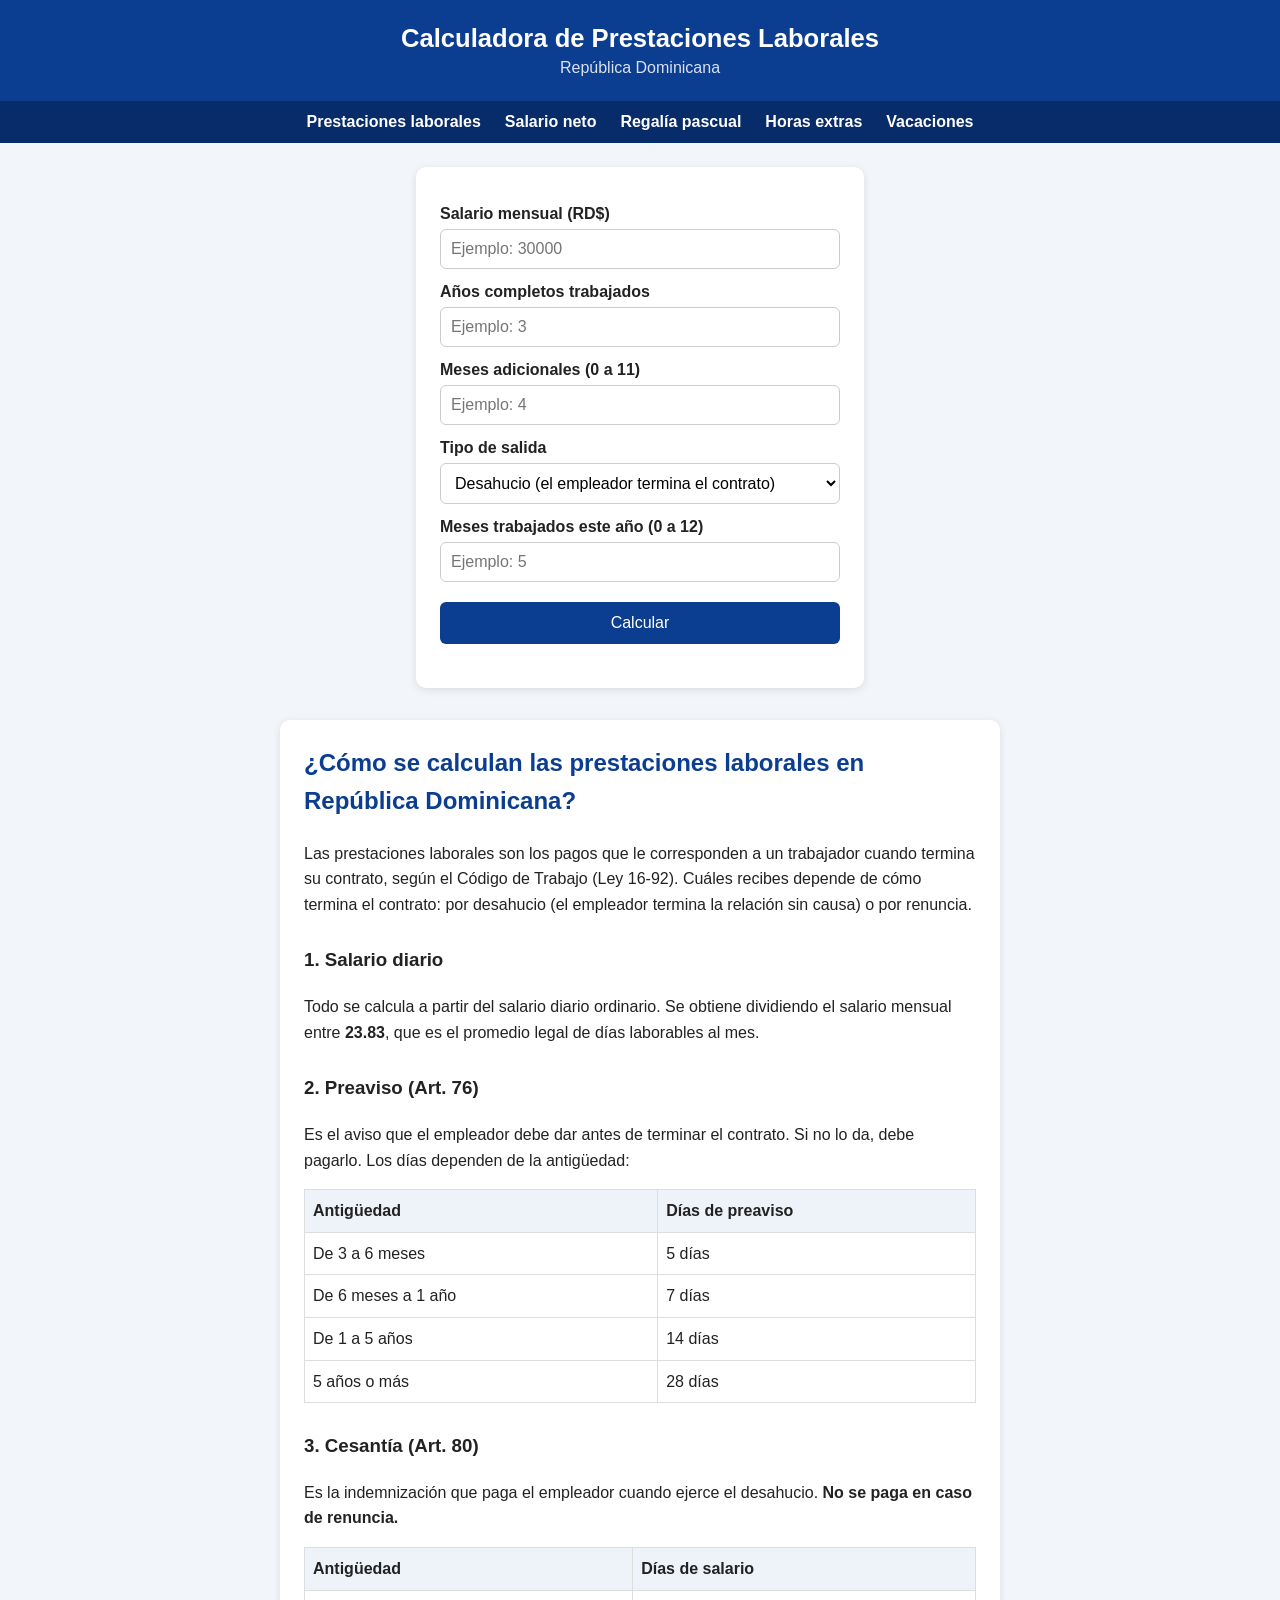
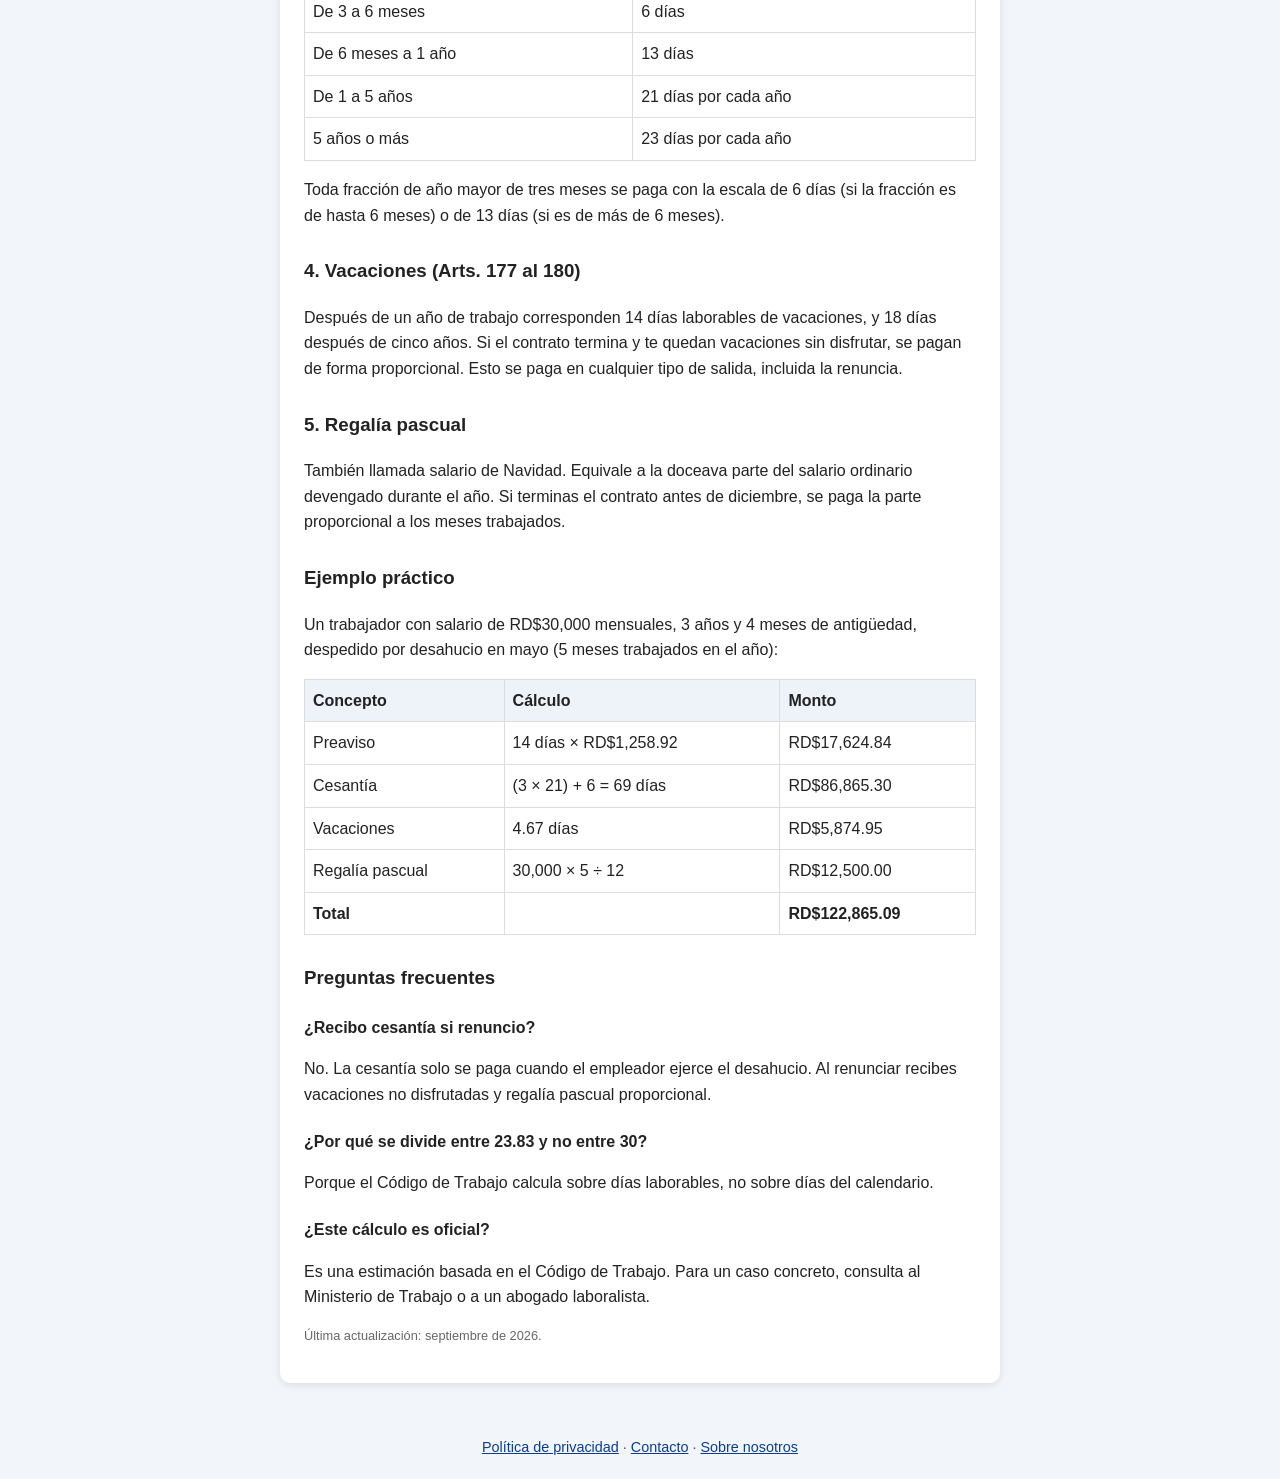
<file: index.html>
<!DOCTYPE html>
<html lang="es">
<head>
  <meta charset="UTF-8">
  <meta name="viewport" content="width=device-width, initial-scale=1.0">
  <title>Calculadora de Prestaciones Laborales República Dominicana</title>
  <link rel="stylesheet" href="estilos.css">
</head>
<body>
  <header>
    <h1>Calculadora de Prestaciones Laborales</h1>
    <p>República Dominicana</p>
  </header>
    <nav class="menu">
    <a href="index.html">Prestaciones laborales</a>
    <a href="salario-neto.html">Salario neto</a>
    <a href="regalia-pascual.html">Regalía pascual</a>
    <a href="horas-extras.html">Horas extras</a>
    <a href="vacaciones.html">Vacaciones</a>
  </nav>

  <main>
    <section class="calculadora">
      <label for="salario">Salario mensual (RD$)</label>
      <input type="number" id="salario" placeholder="Ejemplo: 30000">

      <label for="anos">Años completos trabajados</label>
      <input type="number" id="anos" placeholder="Ejemplo: 3" min="0">

      <label for="meses">Meses adicionales (0 a 11)</label>
      <input type="number" id="meses" placeholder="Ejemplo: 4" min="0" max="11">

      <label for="tipo">Tipo de salida</label>
      <select id="tipo">
        <option value="desahucio">Desahucio (el empleador termina el contrato)</option>
        <option value="renuncia">Renuncia (el trabajador se va)</option>
      </select>

      <label for="mesesAno">Meses trabajados este año (0 a 12)</label>
      <input type="number" id="mesesAno" placeholder="Ejemplo: 5" min="0" max="12">

      <button onclick="calcular()">Calcular</button>

      <div id="resultado"></div>
    </section>
  </main>
  <article class="guia">
    <h2>¿Cómo se calculan las prestaciones laborales en República Dominicana?</h2>
    <p>Las prestaciones laborales son los pagos que le corresponden a un trabajador cuando termina su contrato, según el Código de Trabajo (Ley 16-92). Cuáles recibes depende de cómo termina el contrato: por desahucio (el empleador termina la relación sin causa) o por renuncia.</p>

    <h3>1. Salario diario</h3>
    <p>Todo se calcula a partir del salario diario ordinario. Se obtiene dividiendo el salario mensual entre <strong>23.83</strong>, que es el promedio legal de días laborables al mes.</p>

    <h3>2. Preaviso (Art. 76)</h3>
    <p>Es el aviso que el empleador debe dar antes de terminar el contrato. Si no lo da, debe pagarlo. Los días dependen de la antigüedad:</p>
    <table>
      <tr><th>Antigüedad</th><th>Días de preaviso</th></tr>
      <tr><td>De 3 a 6 meses</td><td>5 días</td></tr>
      <tr><td>De 6 meses a 1 año</td><td>7 días</td></tr>
      <tr><td>De 1 a 5 años</td><td>14 días</td></tr>
      <tr><td>5 años o más</td><td>28 días</td></tr>
    </table>

    <h3>3. Cesantía (Art. 80)</h3>
    <p>Es la indemnización que paga el empleador cuando ejerce el desahucio. <strong>No se paga en caso de renuncia.</strong></p>
    <table>
      <tr><th>Antigüedad</th><th>Días de salario</th></tr>
      <tr><td>De 3 a 6 meses</td><td>6 días</td></tr>
      <tr><td>De 6 meses a 1 año</td><td>13 días</td></tr>
      <tr><td>De 1 a 5 años</td><td>21 días por cada año</td></tr>
      <tr><td>5 años o más</td><td>23 días por cada año</td></tr>
    </table>
    <p>Toda fracción de año mayor de tres meses se paga con la escala de 6 días (si la fracción es de hasta 6 meses) o de 13 días (si es de más de 6 meses).</p>

    <h3>4. Vacaciones (Arts. 177 al 180)</h3>
    <p>Después de un año de trabajo corresponden 14 días laborables de vacaciones, y 18 días después de cinco años. Si el contrato termina y te quedan vacaciones sin disfrutar, se pagan de forma proporcional. Esto se paga en cualquier tipo de salida, incluida la renuncia.</p>

    <h3>5. Regalía pascual</h3>
    <p>También llamada salario de Navidad. Equivale a la doceava parte del salario ordinario devengado durante el año. Si terminas el contrato antes de diciembre, se paga la parte proporcional a los meses trabajados.</p>

    <h3>Ejemplo práctico</h3>
    <p>Un trabajador con salario de RD$30,000 mensuales, 3 años y 4 meses de antigüedad, despedido por desahucio en mayo (5 meses trabajados en el año):</p>
    <table>
      <tr><th>Concepto</th><th>Cálculo</th><th>Monto</th></tr>
      <tr><td>Preaviso</td><td>14 días × RD$1,258.92</td><td>RD$17,624.84</td></tr>
      <tr><td>Cesantía</td><td>(3 × 21) + 6 = 69 días</td><td>RD$86,865.30</td></tr>
      <tr><td>Vacaciones</td><td>4.67 días</td><td>RD$5,874.95</td></tr>
      <tr><td>Regalía pascual</td><td>30,000 × 5 ÷ 12</td><td>RD$12,500.00</td></tr>
      <tr><td><strong>Total</strong></td><td></td><td><strong>RD$122,865.09</strong></td></tr>
    </table>

    <h3>Preguntas frecuentes</h3>
    <h4>¿Recibo cesantía si renuncio?</h4>
    <p>No. La cesantía solo se paga cuando el empleador ejerce el desahucio. Al renunciar recibes vacaciones no disfrutadas y regalía pascual proporcional.</p>
    <h4>¿Por qué se divide entre 23.83 y no entre 30?</h4>
    <p>Porque el Código de Trabajo calcula sobre días laborables, no sobre días del calendario.</p>
    <h4>¿Este cálculo es oficial?</h4>
    <p>Es una estimación basada en el Código de Trabajo. Para un caso concreto, consulta al Ministerio de Trabajo o a un abogado laboralista.</p>

    <p class="aviso">Última actualización: septiembre de 2026.</p>
  </article>
    <footer class="pie">
    <a href="privacidad.html">Política de privacidad</a> ·
    <a href="contacto.html">Contacto</a> ·
    <a href="sobre-nosotros.html">Sobre nosotros</a>
  </footer>
  <script src="calculadora.js"></script>
</body>
</html>
</file>
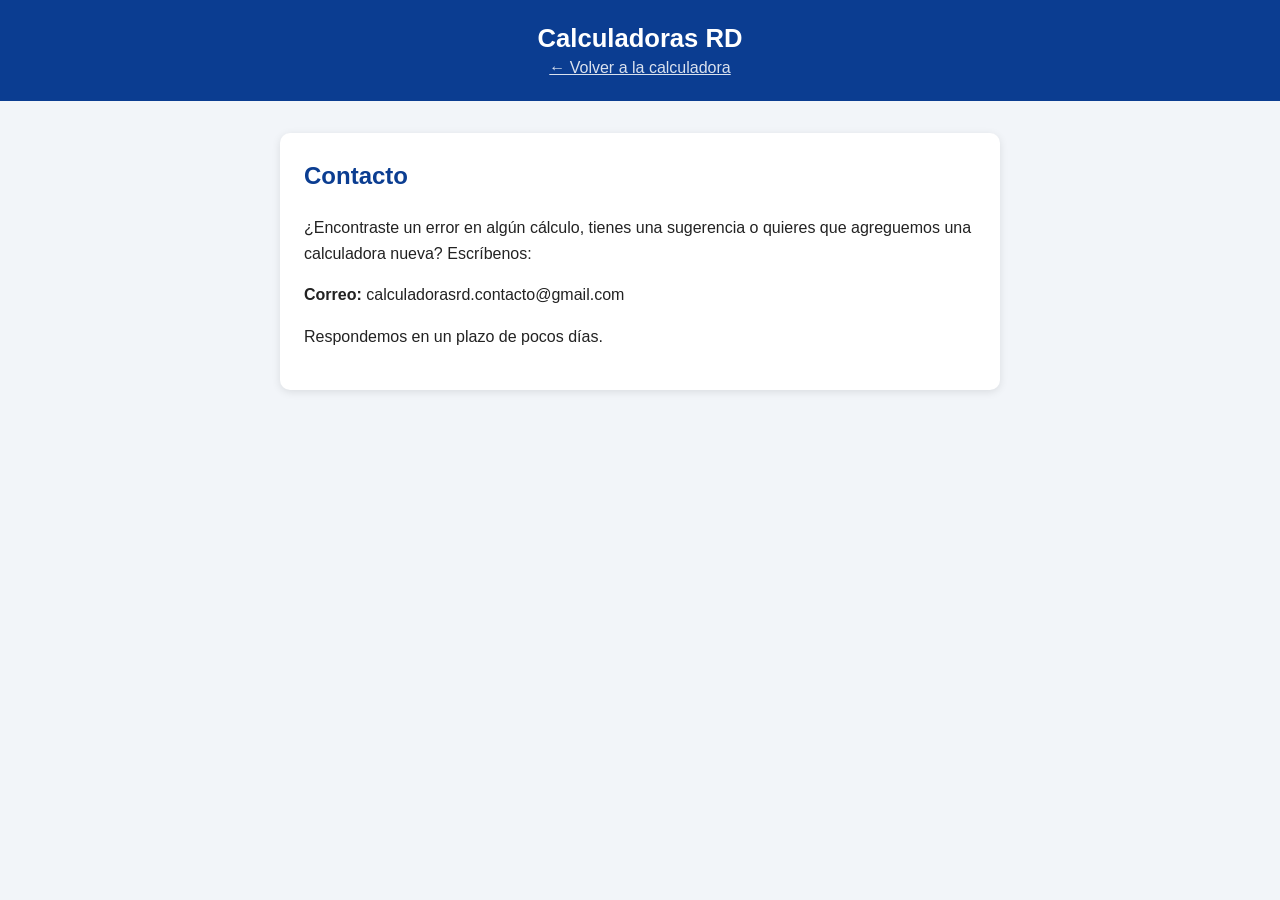
<file: contacto.html>
<!DOCTYPE html>
<html lang="es">
<head>
  <meta charset="UTF-8">
  <meta name="viewport" content="width=device-width, initial-scale=1.0">
  <title>Contacto | Calculadoras RD</title>
  <link rel="stylesheet" href="estilos.css">
</head>
<body>
  <header><h1>Calculadoras RD</h1><p><a class="volver" href="index.html">← Volver a la calculadora</a></p></header>
  <article class="guia">
    <h2>Contacto</h2>
    <p>¿Encontraste un error en algún cálculo, tienes una sugerencia o quieres que agreguemos una calculadora nueva? Escríbenos:</p>
    <p><strong>Correo:</strong> calculadorasrd.contacto@gmail.com</p>
    <p>Respondemos en un plazo de pocos días.</p>
  </article>
</body>
</html>
</file>
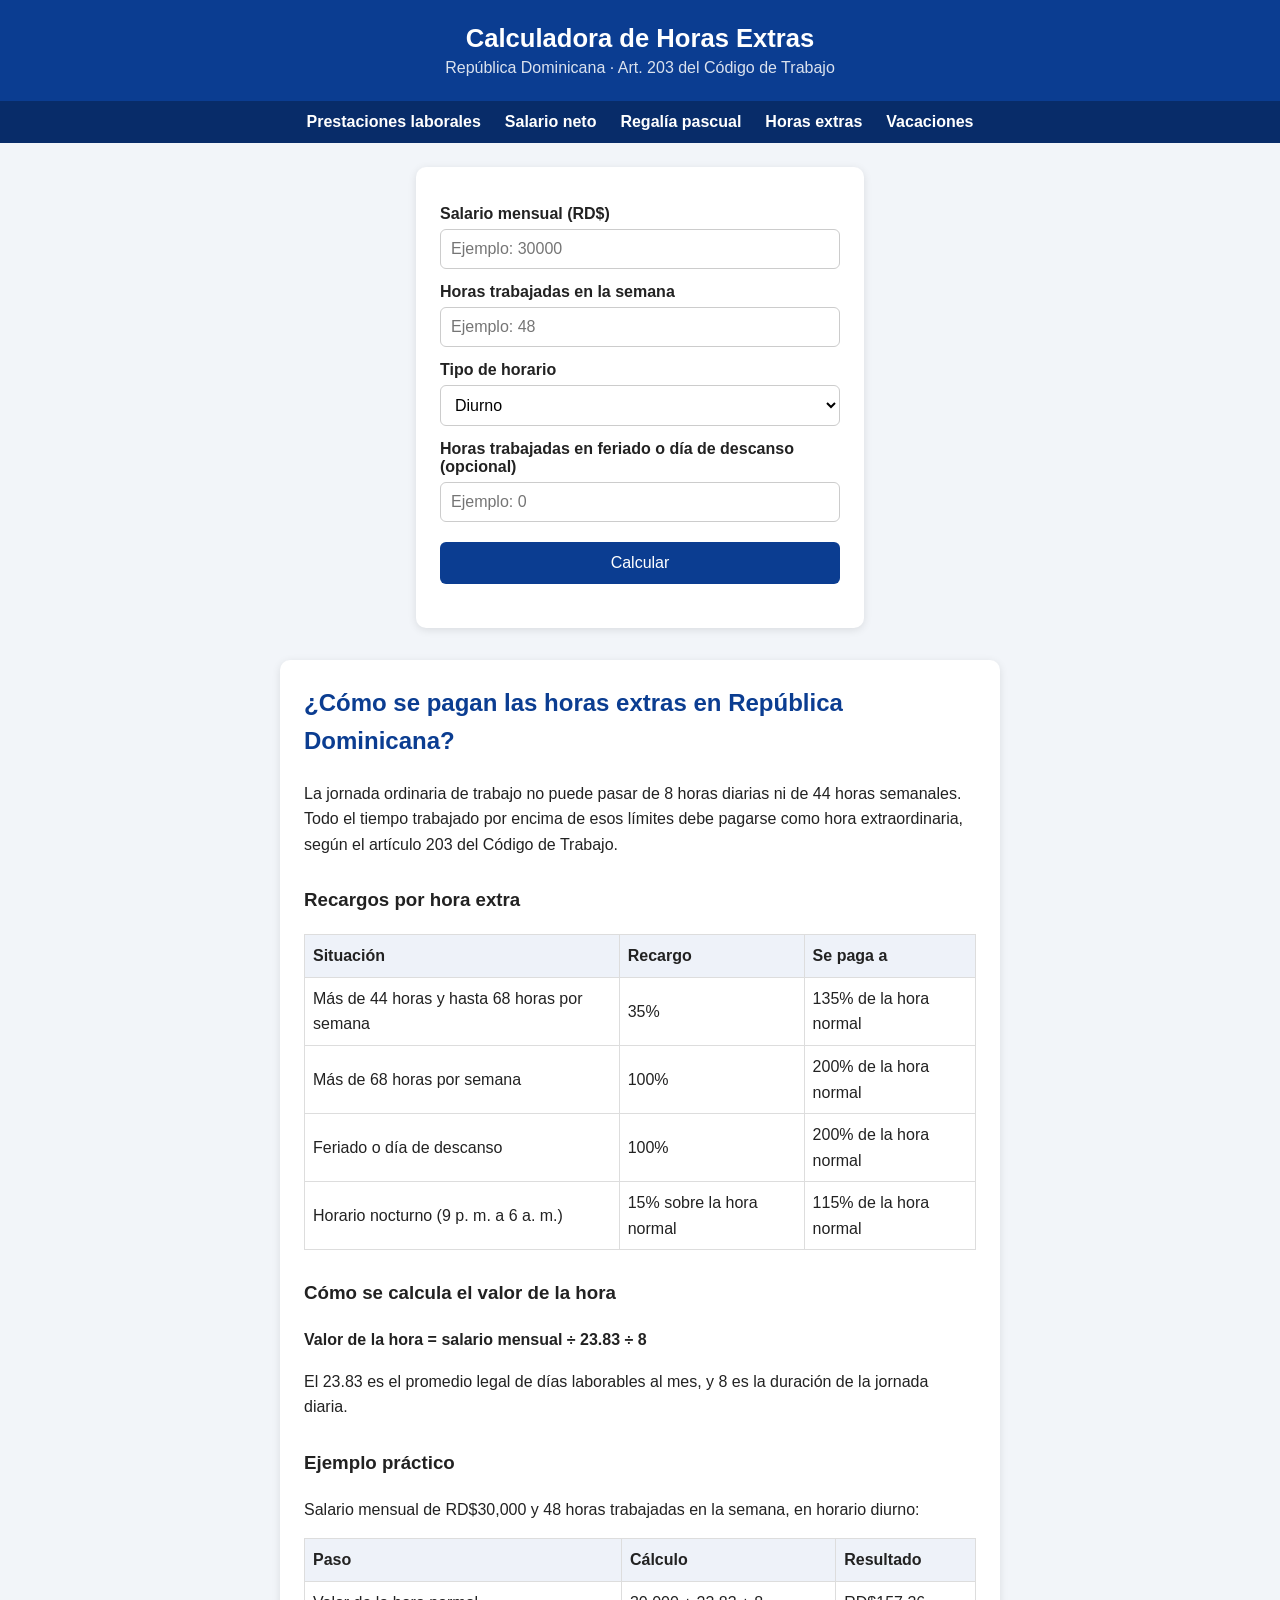
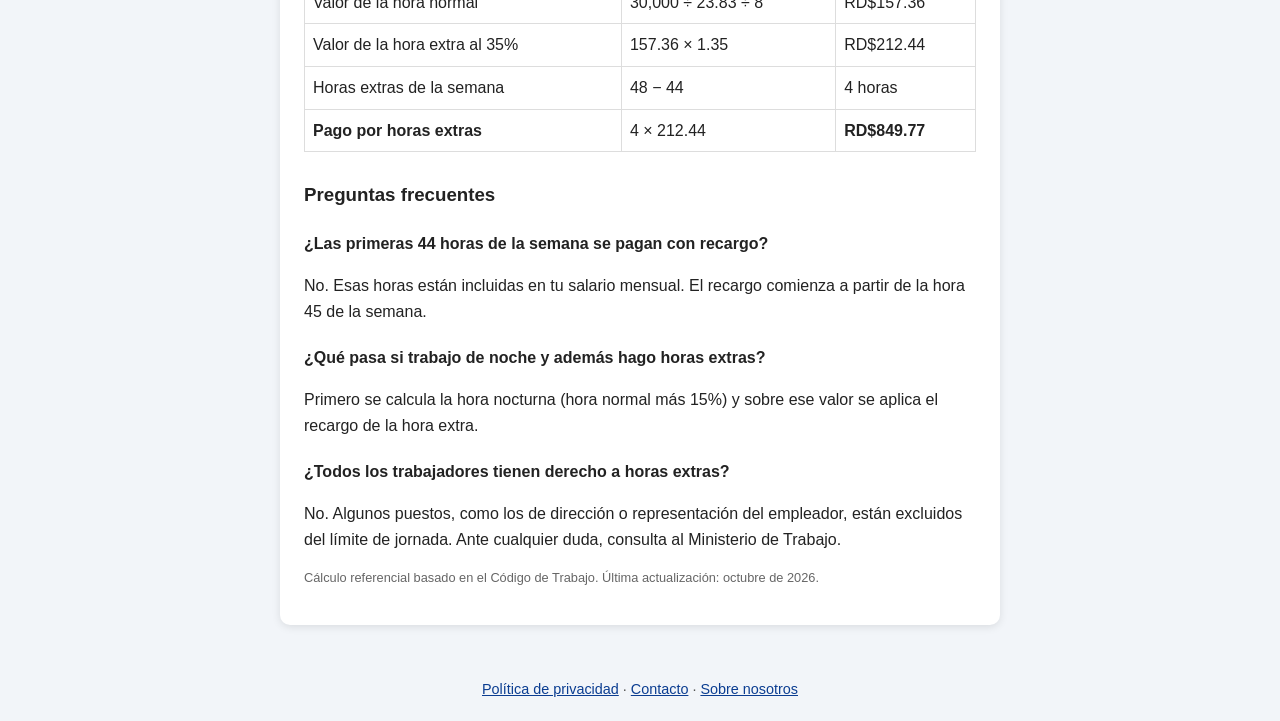
<file: horas-extras.html>
<!DOCTYPE html>
<html lang="es">
<head>
  <meta charset="UTF-8">
  <meta name="viewport" content="width=device-width, initial-scale=1.0">
  <title>Calculadora de Horas Extras República Dominicana 2026</title>
  <link rel="stylesheet" href="estilos.css">
</head>
<body>
  <header>
    <h1>Calculadora de Horas Extras</h1>
    <p>República Dominicana · Art. 203 del Código de Trabajo</p>
  </header>

  <nav class="menu">
    <a href="index.html">Prestaciones laborales</a>
    <a href="salario-neto.html">Salario neto</a>
    <a href="regalia-pascual.html">Regalía pascual</a>
    <a href="horas-extras.html">Horas extras</a>
    <a href="vacaciones.html">Vacaciones</a>
  </nav>

  <main>
    <section class="calculadora">
      <label for="salario">Salario mensual (RD$)</label>
      <input type="number" id="salario" placeholder="Ejemplo: 30000">

      <label for="horas">Horas trabajadas en la semana</label>
      <input type="number" id="horas" placeholder="Ejemplo: 48" min="0">

      <label for="turno">Tipo de horario</label>
      <select id="turno">
        <option value="diurno">Diurno</option>
        <option value="nocturno">Nocturno (9:00 p. m. a 6:00 a. m.)</option>
      </select>

      <label for="feriado">Horas trabajadas en feriado o día de descanso (opcional)</label>
      <input type="number" id="feriado" placeholder="Ejemplo: 0" min="0">

      <button onclick="calcularHorasExtras()">Calcular</button>

      <div id="resultado"></div>
    </section>
  </main>

  <article class="guia">
    <h2>¿Cómo se pagan las horas extras en República Dominicana?</h2>
    <p>La jornada ordinaria de trabajo no puede pasar de 8 horas diarias ni de 44 horas semanales. Todo el tiempo trabajado por encima de esos límites debe pagarse como hora extraordinaria, según el artículo 203 del Código de Trabajo.</p>

    <h3>Recargos por hora extra</h3>
    <table>
      <tr><th>Situación</th><th>Recargo</th><th>Se paga a</th></tr>
      <tr><td>Más de 44 horas y hasta 68 horas por semana</td><td>35%</td><td>135% de la hora normal</td></tr>
      <tr><td>Más de 68 horas por semana</td><td>100%</td><td>200% de la hora normal</td></tr>
      <tr><td>Feriado o día de descanso</td><td>100%</td><td>200% de la hora normal</td></tr>
      <tr><td>Horario nocturno (9 p. m. a 6 a. m.)</td><td>15% sobre la hora normal</td><td>115% de la hora normal</td></tr>
    </table>

    <h3>Cómo se calcula el valor de la hora</h3>
    <p><strong>Valor de la hora = salario mensual ÷ 23.83 ÷ 8</strong></p>
    <p>El 23.83 es el promedio legal de días laborables al mes, y 8 es la duración de la jornada diaria.</p>

    <h3>Ejemplo práctico</h3>
    <p>Salario mensual de RD$30,000 y 48 horas trabajadas en la semana, en horario diurno:</p>
    <table>
      <tr><th>Paso</th><th>Cálculo</th><th>Resultado</th></tr>
      <tr><td>Valor de la hora normal</td><td>30,000 ÷ 23.83 ÷ 8</td><td>RD$157.36</td></tr>
      <tr><td>Valor de la hora extra al 35%</td><td>157.36 × 1.35</td><td>RD$212.44</td></tr>
      <tr><td>Horas extras de la semana</td><td>48 − 44</td><td>4 horas</td></tr>
      <tr><td><strong>Pago por horas extras</strong></td><td>4 × 212.44</td><td><strong>RD$849.77</strong></td></tr>
    </table>

    <h3>Preguntas frecuentes</h3>
    <h4>¿Las primeras 44 horas de la semana se pagan con recargo?</h4>
    <p>No. Esas horas están incluidas en tu salario mensual. El recargo comienza a partir de la hora 45 de la semana.</p>
    <h4>¿Qué pasa si trabajo de noche y además hago horas extras?</h4>
    <p>Primero se calcula la hora nocturna (hora normal más 15%) y sobre ese valor se aplica el recargo de la hora extra.</p>
    <h4>¿Todos los trabajadores tienen derecho a horas extras?</h4>
    <p>No. Algunos puestos, como los de dirección o representación del empleador, están excluidos del límite de jornada. Ante cualquier duda, consulta al Ministerio de Trabajo.</p>
    <p class="aviso">Cálculo referencial basado en el Código de Trabajo. Última actualización: octubre de 2026.</p>
  </article>

  <footer class="pie">
    <a href="privacidad.html">Política de privacidad</a> ·
    <a href="contacto.html">Contacto</a> ·
    <a href="sobre-nosotros.html">Sobre nosotros</a>
  </footer>

  <script src="horas-extras.js"></script>
</body>
</html>
</file>
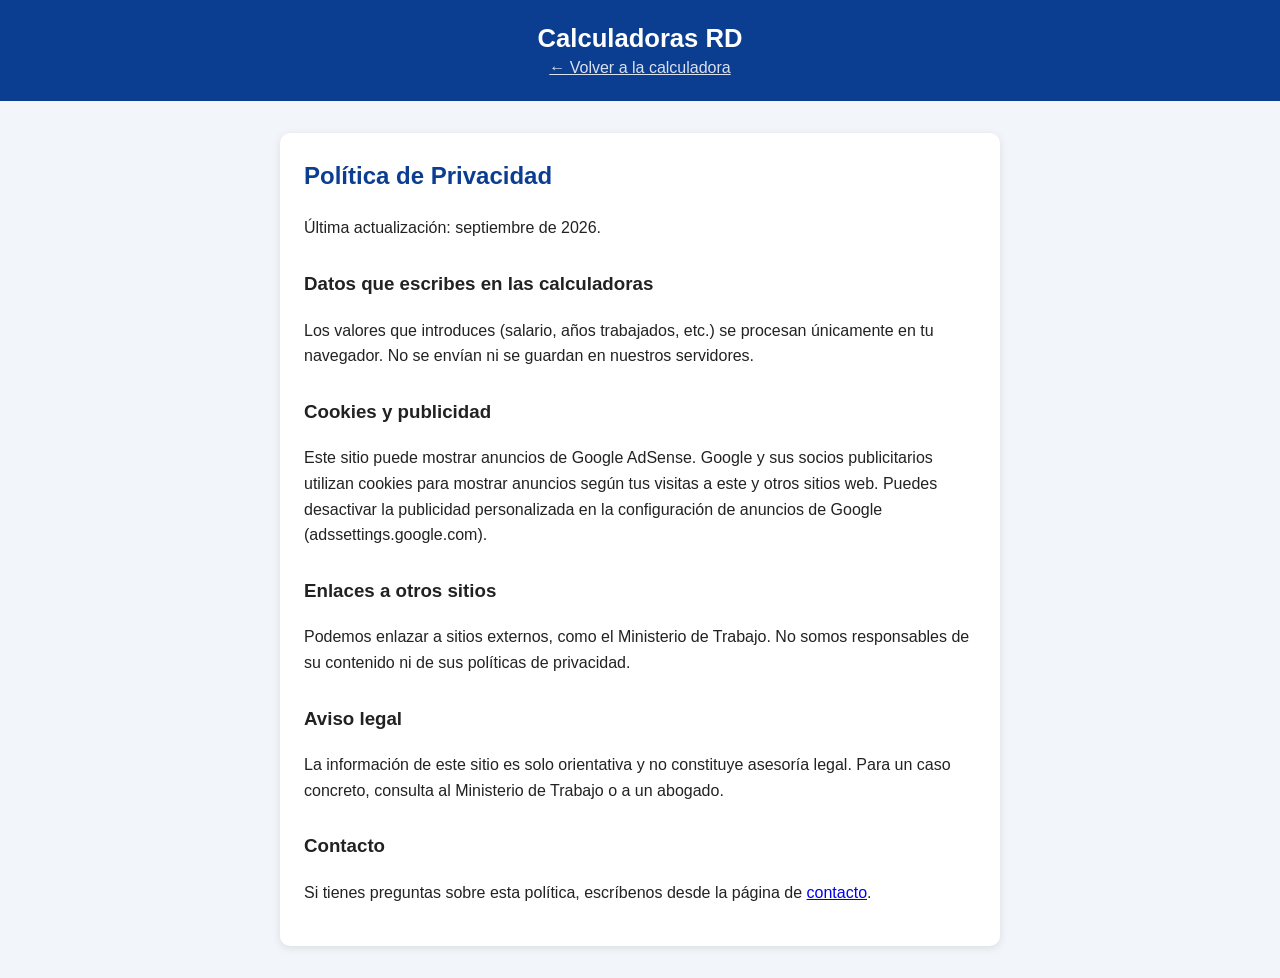
<file: privacidad.html>
<!DOCTYPE html>
<html lang="es">
<head>
  <meta charset="UTF-8">
  <meta name="viewport" content="width=device-width, initial-scale=1.0">
  <title>Política de Privacidad | Calculadoras RD</title>
  <link rel="stylesheet" href="estilos.css">
</head>
<body>
  <header><h1>Calculadoras RD</h1><p><a class="volver" href="index.html">← Volver a la calculadora</a></p></header>
  <article class="guia">
    <h2>Política de Privacidad</h2>
    <p>Última actualización: septiembre de 2026.</p>

    <h3>Datos que escribes en las calculadoras</h3>
    <p>Los valores que introduces (salario, años trabajados, etc.) se procesan únicamente en tu navegador. No se envían ni se guardan en nuestros servidores.</p>

    <h3>Cookies y publicidad</h3>
    <p>Este sitio puede mostrar anuncios de Google AdSense. Google y sus socios publicitarios utilizan cookies para mostrar anuncios según tus visitas a este y otros sitios web. Puedes desactivar la publicidad personalizada en la configuración de anuncios de Google (adssettings.google.com).</p>

    <h3>Enlaces a otros sitios</h3>
    <p>Podemos enlazar a sitios externos, como el Ministerio de Trabajo. No somos responsables de su contenido ni de sus políticas de privacidad.</p>

    <h3>Aviso legal</h3>
    <p>La información de este sitio es solo orientativa y no constituye asesoría legal. Para un caso concreto, consulta al Ministerio de Trabajo o a un abogado.</p>

    <h3>Contacto</h3>
    <p>Si tienes preguntas sobre esta política, escríbenos desde la página de <a href="contacto.html">contacto</a>.</p>
  </article>
</body>
</html>
</file>
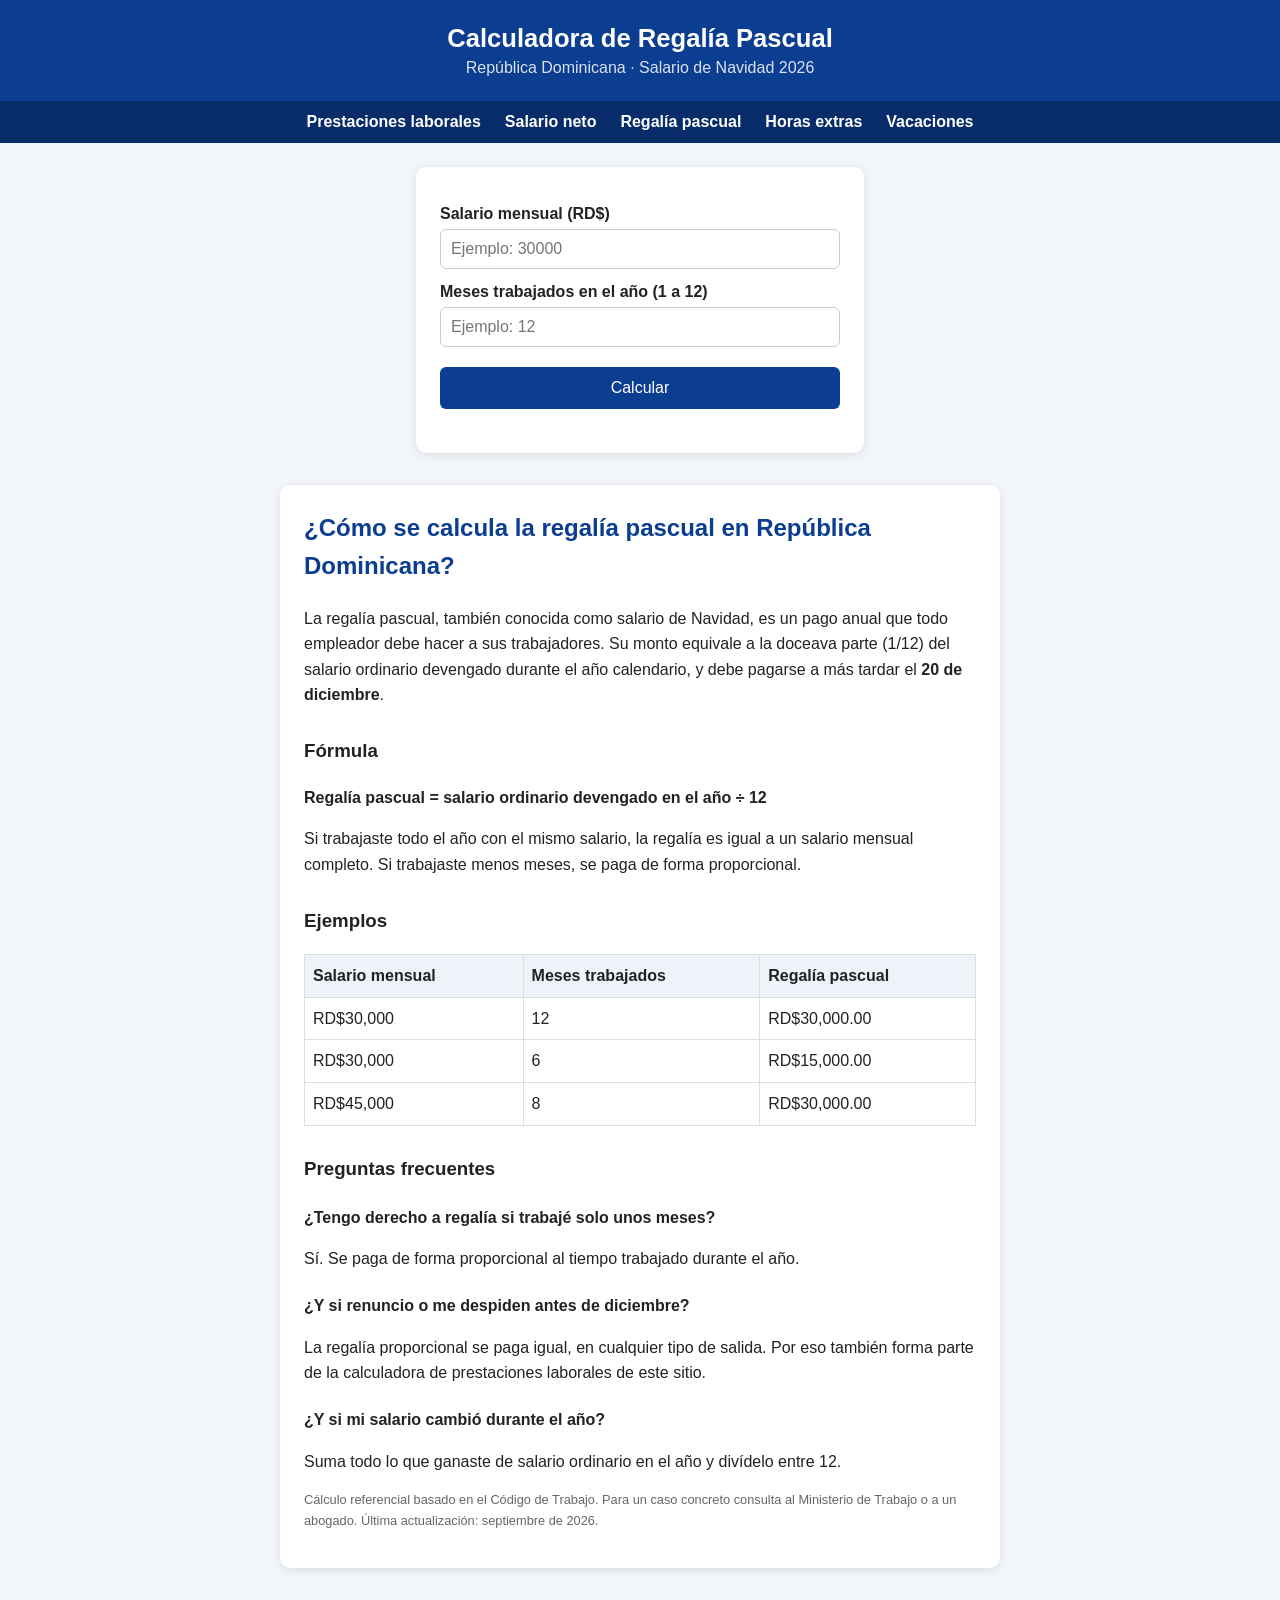
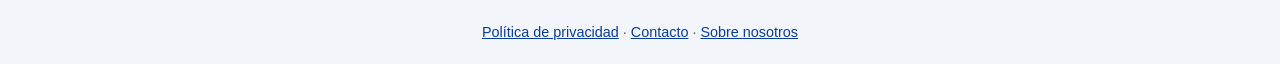
<file: regalia-pascual.html>
<!DOCTYPE html>
<html lang="es">
<head>
  <meta charset="UTF-8">
  <meta name="viewport" content="width=device-width, initial-scale=1.0">
  <title>Calculadora de Regalía Pascual República Dominicana 2026</title>
  <link rel="stylesheet" href="estilos.css">
</head>
<body>
  <header>
    <h1>Calculadora de Regalía Pascual</h1>
    <p>República Dominicana · Salario de Navidad 2026</p>
  </header>

  <nav class="menu">
    <a href="index.html">Prestaciones laborales</a>
    <a href="salario-neto.html">Salario neto</a>
    <a href="regalia-pascual.html">Regalía pascual</a>
    <a href="horas-extras.html">Horas extras</a>
    <a href="vacaciones.html">Vacaciones</a>
  </nav>

  <main>
    <section class="calculadora">
      <label for="salario">Salario mensual (RD$)</label>
      <input type="number" id="salario" placeholder="Ejemplo: 30000">

      <label for="meses">Meses trabajados en el año (1 a 12)</label>
      <input type="number" id="meses" placeholder="Ejemplo: 12" min="1" max="12">

      <button onclick="calcularRegalia()">Calcular</button>

      <div id="resultado"></div>
    </section>
  </main>

  <article class="guia">
    <h2>¿Cómo se calcula la regalía pascual en República Dominicana?</h2>
    <p>La regalía pascual, también conocida como salario de Navidad, es un pago anual que todo empleador debe hacer a sus trabajadores. Su monto equivale a la doceava parte (1/12) del salario ordinario devengado durante el año calendario, y debe pagarse a más tardar el <strong>20 de diciembre</strong>.</p>

    <h3>Fórmula</h3>
    <p><strong>Regalía pascual = salario ordinario devengado en el año ÷ 12</strong></p>
    <p>Si trabajaste todo el año con el mismo salario, la regalía es igual a un salario mensual completo. Si trabajaste menos meses, se paga de forma proporcional.</p>

    <h3>Ejemplos</h3>
    <table>
      <tr><th>Salario mensual</th><th>Meses trabajados</th><th>Regalía pascual</th></tr>
      <tr><td>RD$30,000</td><td>12</td><td>RD$30,000.00</td></tr>
      <tr><td>RD$30,000</td><td>6</td><td>RD$15,000.00</td></tr>
      <tr><td>RD$45,000</td><td>8</td><td>RD$30,000.00</td></tr>
    </table>

    <h3>Preguntas frecuentes</h3>
    <h4>¿Tengo derecho a regalía si trabajé solo unos meses?</h4>
    <p>Sí. Se paga de forma proporcional al tiempo trabajado durante el año.</p>
    <h4>¿Y si renuncio o me despiden antes de diciembre?</h4>
    <p>La regalía proporcional se paga igual, en cualquier tipo de salida. Por eso también forma parte de la calculadora de prestaciones laborales de este sitio.</p>
    <h4>¿Y si mi salario cambió durante el año?</h4>
    <p>Suma todo lo que ganaste de salario ordinario en el año y divídelo entre 12.</p>
    <p class="aviso">Cálculo referencial basado en el Código de Trabajo. Para un caso concreto consulta al Ministerio de Trabajo o a un abogado. Última actualización: septiembre de 2026.</p>
  </article>

  <footer class="pie">
    <a href="privacidad.html">Política de privacidad</a> ·
    <a href="contacto.html">Contacto</a> ·
    <a href="sobre-nosotros.html">Sobre nosotros</a>
  </footer>

  <script src="regalia-pascual.js"></script>
</body>
</html>
</file>
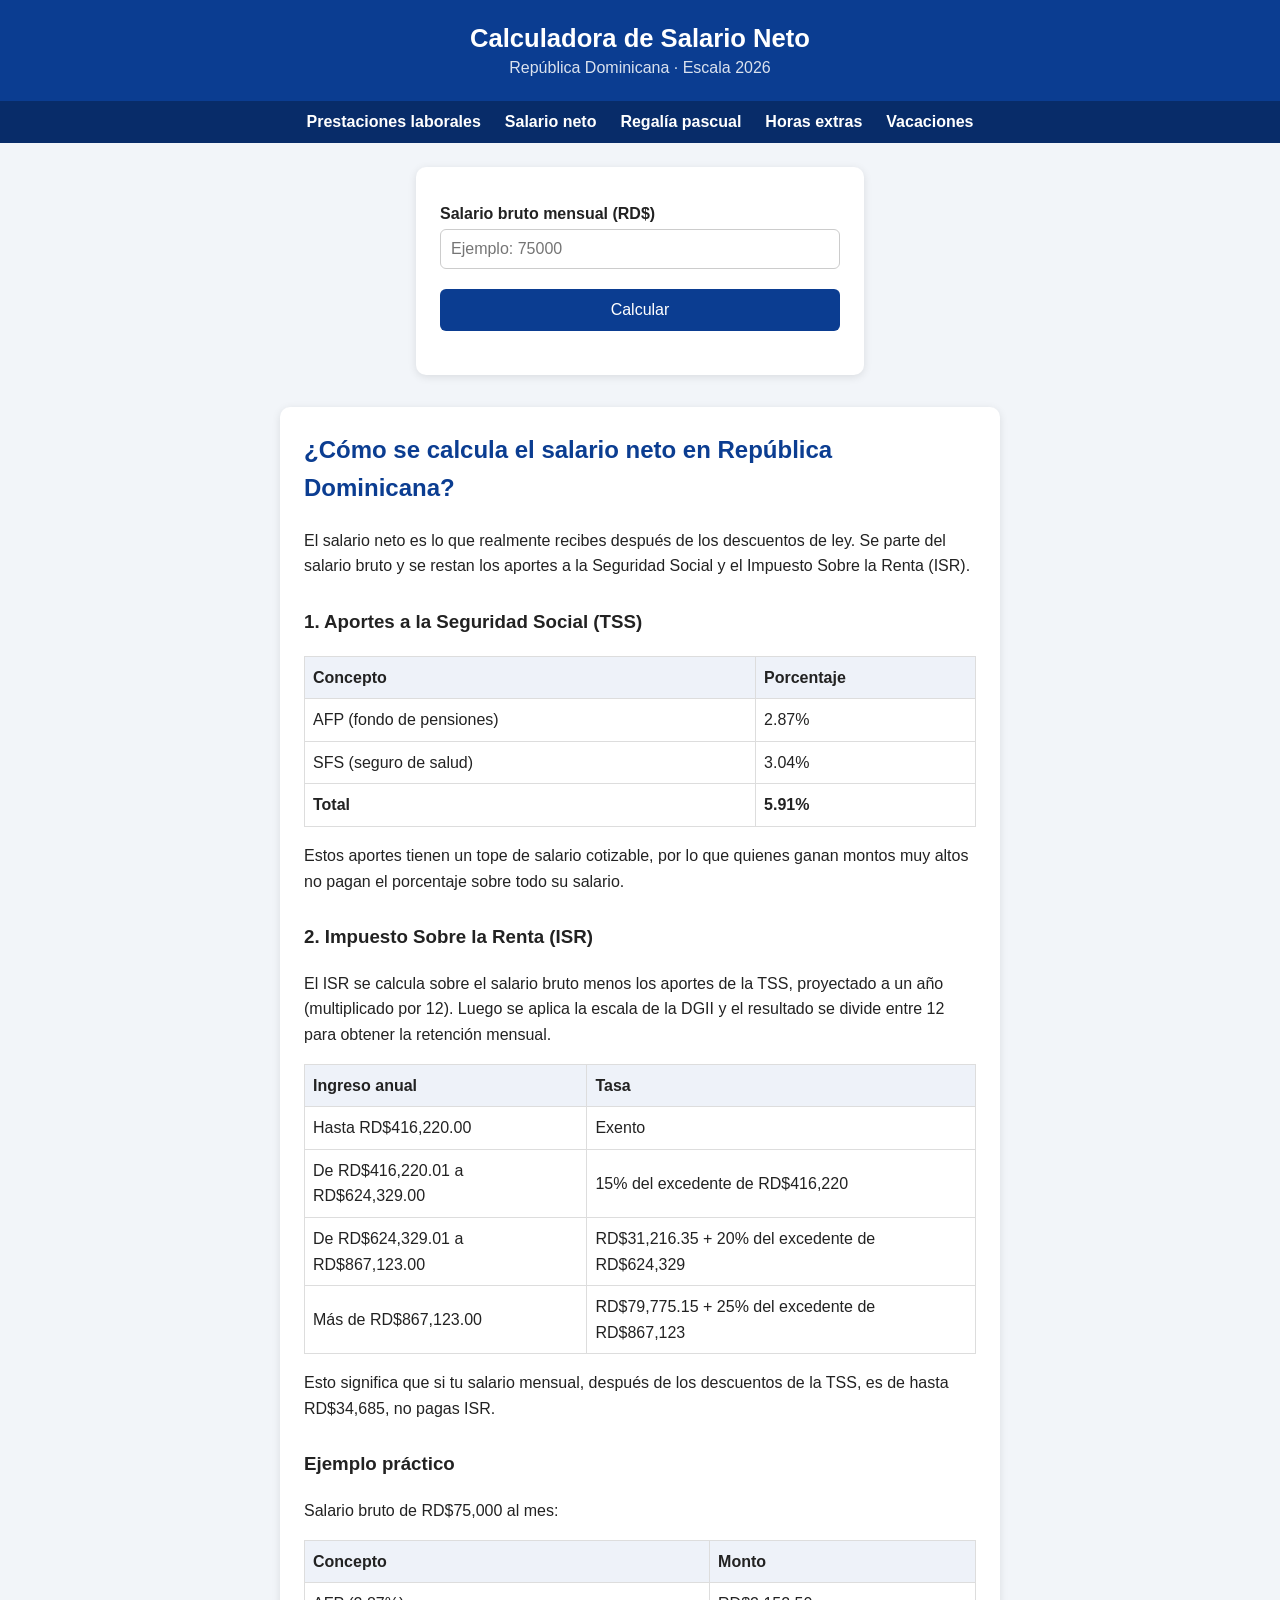
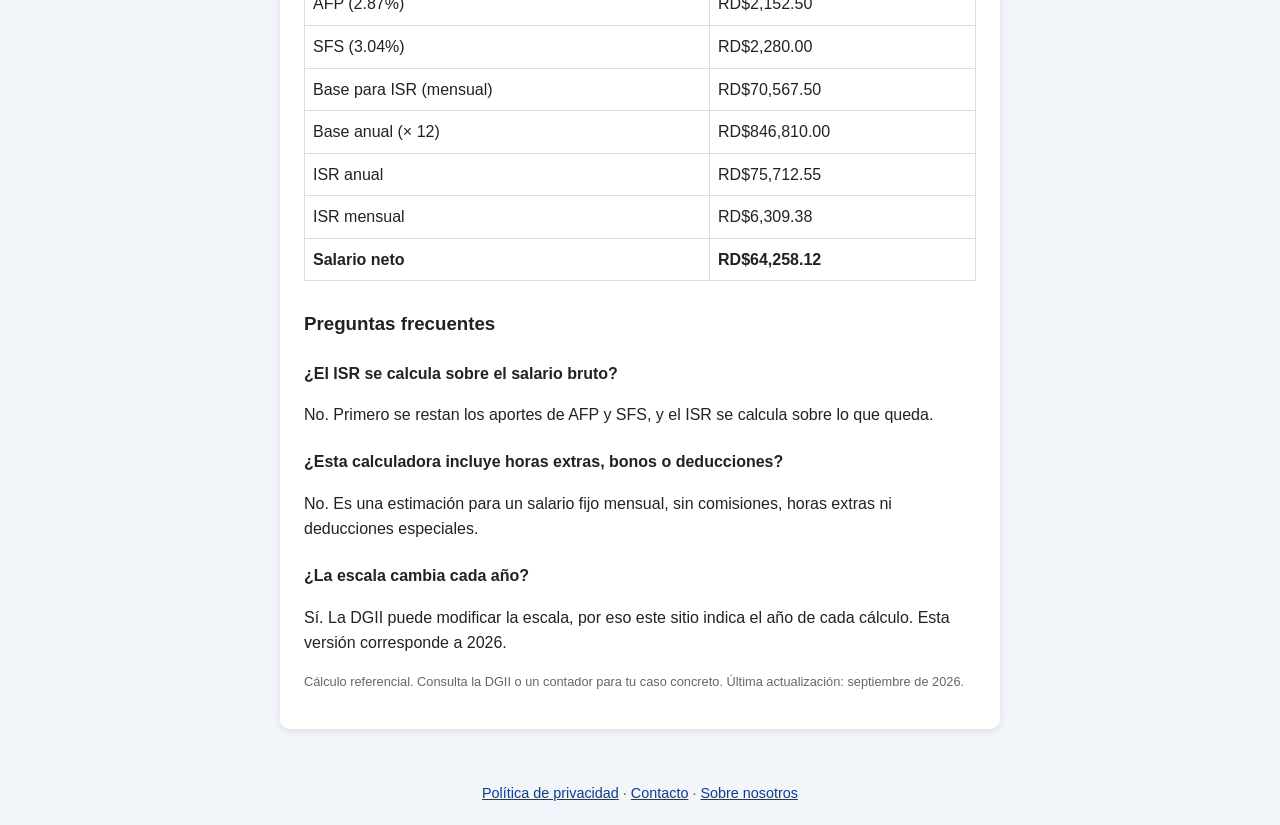
<file: salario-neto.html>
<!DOCTYPE html>
<html lang="es">
<head>
  <meta charset="UTF-8">
  <meta name="viewport" content="width=device-width, initial-scale=1.0">
  <title>Calculadora de Salario Neto República Dominicana 2026 (TSS e ISR)</title>
  <link rel="stylesheet" href="estilos.css">
</head>
<body>
  <header>
    <h1>Calculadora de Salario Neto</h1>
    <p>República Dominicana · Escala 2026</p>
  </header>

  <nav class="menu">
    <a href="index.html">Prestaciones laborales</a>
    <a href="salario-neto.html">Salario neto</a>
    <a href="regalia-pascual.html">Regalía pascual</a>
    <a href="horas-extras.html">Horas extras</a>
    <a href="vacaciones.html">Vacaciones</a>
  </nav>

  <main>
    <section class="calculadora">
      <label for="bruto">Salario bruto mensual (RD$)</label>
      <input type="number" id="bruto" placeholder="Ejemplo: 75000">
      <button onclick="calcularNeto()">Calcular</button>
      <div id="resultado"></div>
    </section>
  </main>

  <article class="guia">
    <h2>¿Cómo se calcula el salario neto en República Dominicana?</h2>
    <p>El salario neto es lo que realmente recibes después de los descuentos de ley. Se parte del salario bruto y se restan los aportes a la Seguridad Social y el Impuesto Sobre la Renta (ISR).</p>

    <h3>1. Aportes a la Seguridad Social (TSS)</h3>
    <table>
      <tr><th>Concepto</th><th>Porcentaje</th></tr>
      <tr><td>AFP (fondo de pensiones)</td><td>2.87%</td></tr>
      <tr><td>SFS (seguro de salud)</td><td>3.04%</td></tr>
      <tr><td><strong>Total</strong></td><td><strong>5.91%</strong></td></tr>
    </table>
    <p>Estos aportes tienen un tope de salario cotizable, por lo que quienes ganan montos muy altos no pagan el porcentaje sobre todo su salario.</p>

    <h3>2. Impuesto Sobre la Renta (ISR)</h3>
    <p>El ISR se calcula sobre el salario bruto menos los aportes de la TSS, proyectado a un año (multiplicado por 12). Luego se aplica la escala de la DGII y el resultado se divide entre 12 para obtener la retención mensual.</p>
    <table>
      <tr><th>Ingreso anual</th><th>Tasa</th></tr>
      <tr><td>Hasta RD$416,220.00</td><td>Exento</td></tr>
      <tr><td>De RD$416,220.01 a RD$624,329.00</td><td>15% del excedente de RD$416,220</td></tr>
      <tr><td>De RD$624,329.01 a RD$867,123.00</td><td>RD$31,216.35 + 20% del excedente de RD$624,329</td></tr>
      <tr><td>Más de RD$867,123.00</td><td>RD$79,775.15 + 25% del excedente de RD$867,123</td></tr>
    </table>
    <p>Esto significa que si tu salario mensual, después de los descuentos de la TSS, es de hasta RD$34,685, no pagas ISR.</p>

    <h3>Ejemplo práctico</h3>
    <p>Salario bruto de RD$75,000 al mes:</p>
    <table>
      <tr><th>Concepto</th><th>Monto</th></tr>
      <tr><td>AFP (2.87%)</td><td>RD$2,152.50</td></tr>
      <tr><td>SFS (3.04%)</td><td>RD$2,280.00</td></tr>
      <tr><td>Base para ISR (mensual)</td><td>RD$70,567.50</td></tr>
      <tr><td>Base anual (× 12)</td><td>RD$846,810.00</td></tr>
      <tr><td>ISR anual</td><td>RD$75,712.55</td></tr>
      <tr><td>ISR mensual</td><td>RD$6,309.38</td></tr>
      <tr><td><strong>Salario neto</strong></td><td><strong>RD$64,258.12</strong></td></tr>
    </table>

    <h3>Preguntas frecuentes</h3>
    <h4>¿El ISR se calcula sobre el salario bruto?</h4>
    <p>No. Primero se restan los aportes de AFP y SFS, y el ISR se calcula sobre lo que queda.</p>
    <h4>¿Esta calculadora incluye horas extras, bonos o deducciones?</h4>
    <p>No. Es una estimación para un salario fijo mensual, sin comisiones, horas extras ni deducciones especiales.</p>
    <h4>¿La escala cambia cada año?</h4>
    <p>Sí. La DGII puede modificar la escala, por eso este sitio indica el año de cada cálculo. Esta versión corresponde a 2026.</p>
    <p class="aviso">Cálculo referencial. Consulta la DGII o un contador para tu caso concreto. Última actualización: septiembre de 2026.</p>
  </article>

  <footer class="pie">
    <a href="privacidad.html">Política de privacidad</a> ·
    <a href="contacto.html">Contacto</a> ·
    <a href="sobre-nosotros.html">Sobre nosotros</a>
  </footer>

  <script src="salario-neto.js"></script>
</body>
</html>
</file>
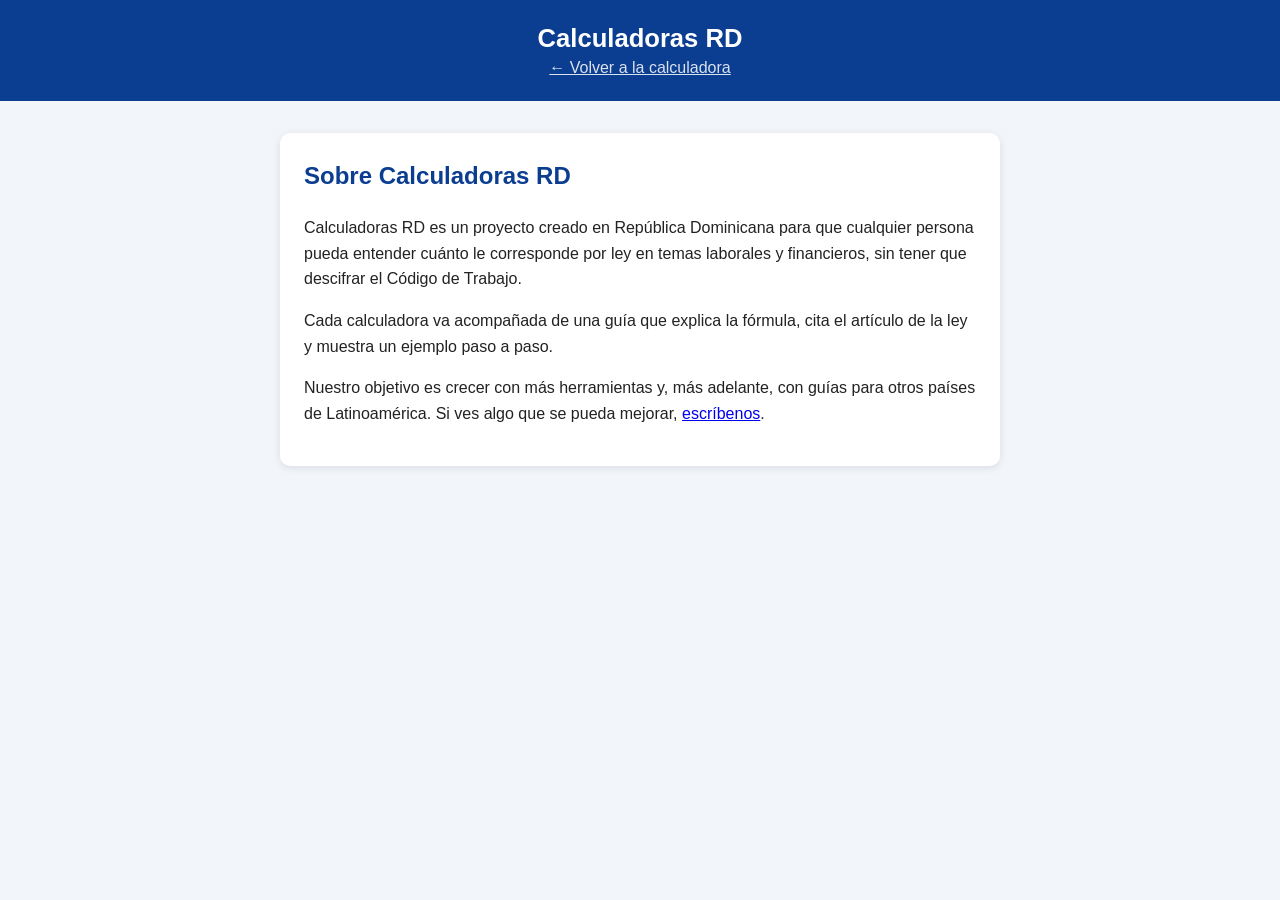
<file: sobre-nosotros.html>
<!DOCTYPE html>
<html lang="es">
<head>
  <meta charset="UTF-8">
  <meta name="viewport" content="width=device-width, initial-scale=1.0">
  <title>Sobre Nosotros | Calculadoras RD</title>
  <link rel="stylesheet" href="estilos.css">
</head>
<body>
  <header><h1>Calculadoras RD</h1><p><a class="volver" href="index.html">← Volver a la calculadora</a></p></header>
  <article class="guia">
    <h2>Sobre Calculadoras RD</h2>
    <p>Calculadoras RD es un proyecto creado en República Dominicana para que cualquier persona pueda entender cuánto le corresponde por ley en temas laborales y financieros, sin tener que descifrar el Código de Trabajo.</p>
    <p>Cada calculadora va acompañada de una guía que explica la fórmula, cita el artículo de la ley y muestra un ejemplo paso a paso.</p>
    <p>Nuestro objetivo es crecer con más herramientas y, más adelante, con guías para otros países de Latinoamérica. Si ves algo que se pueda mejorar, <a href="contacto.html">escríbenos</a>.</p>
  </article>
</body>
</html>
</file>
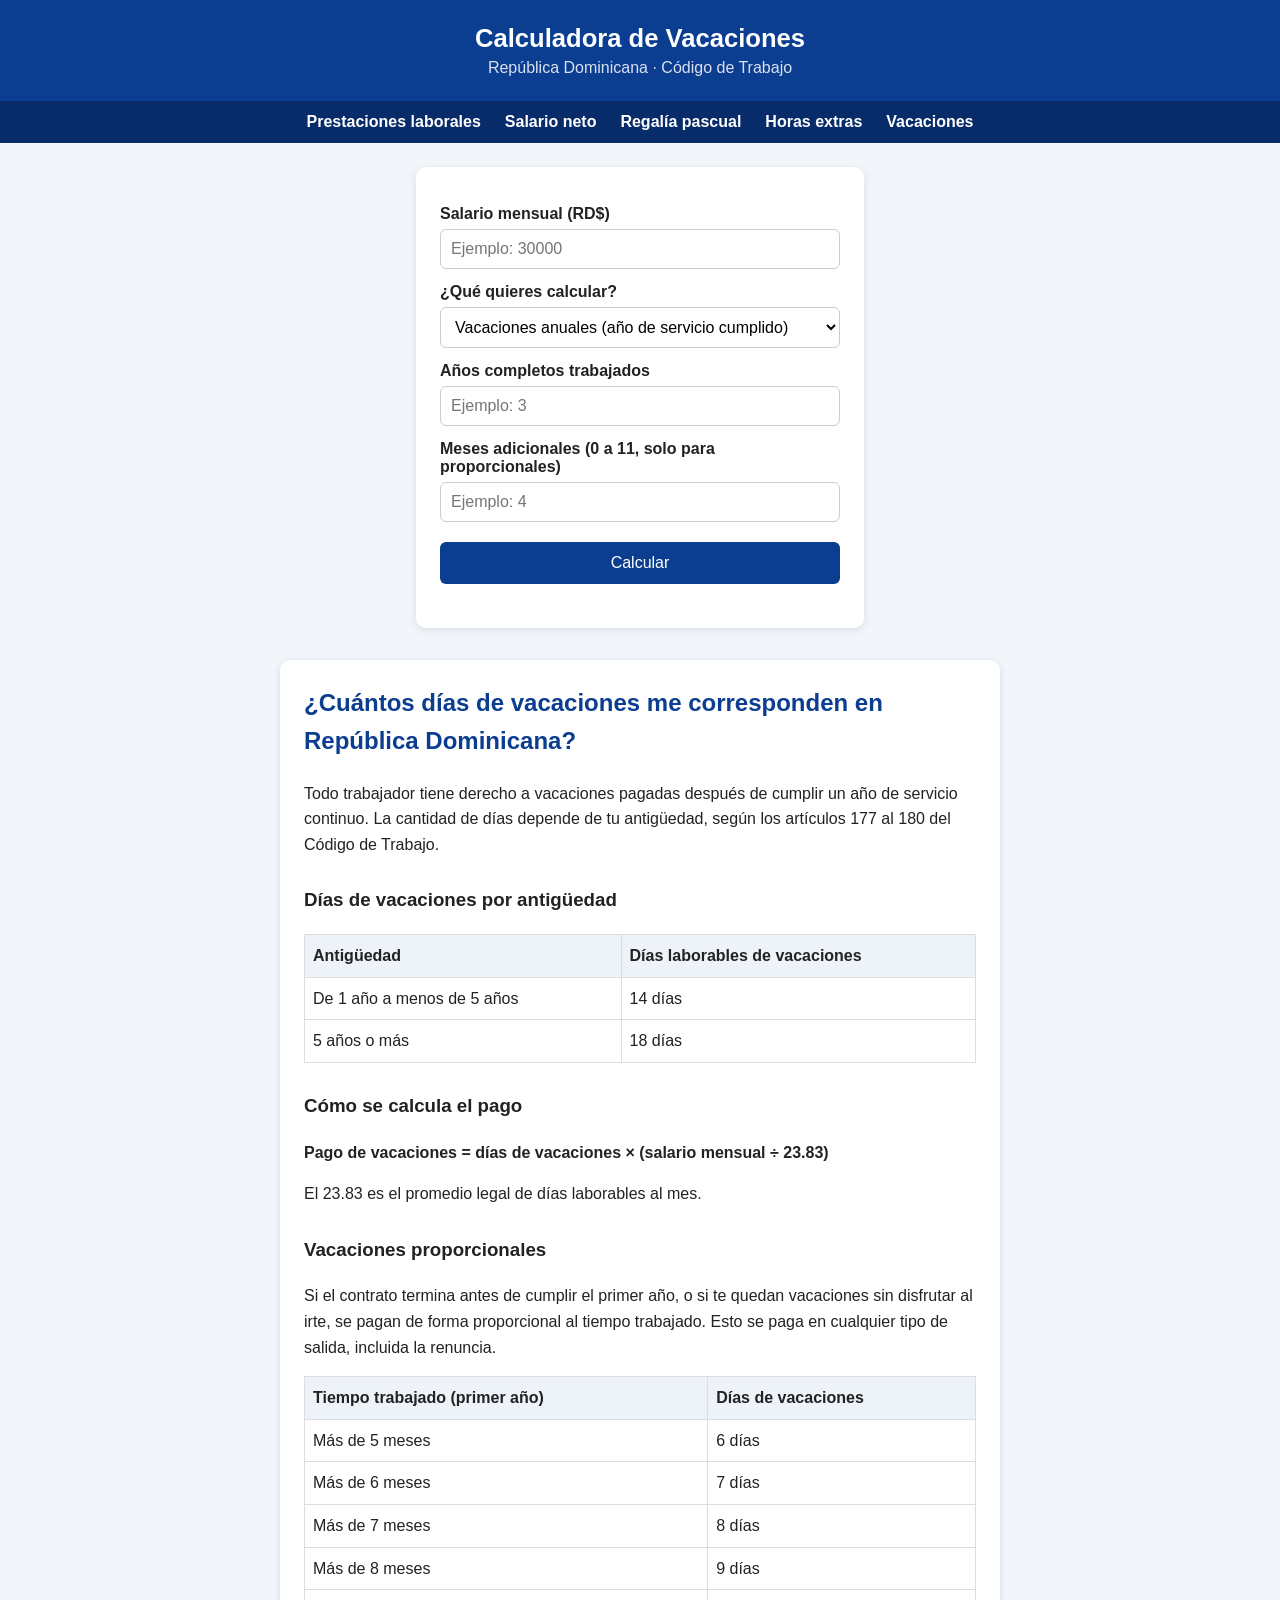
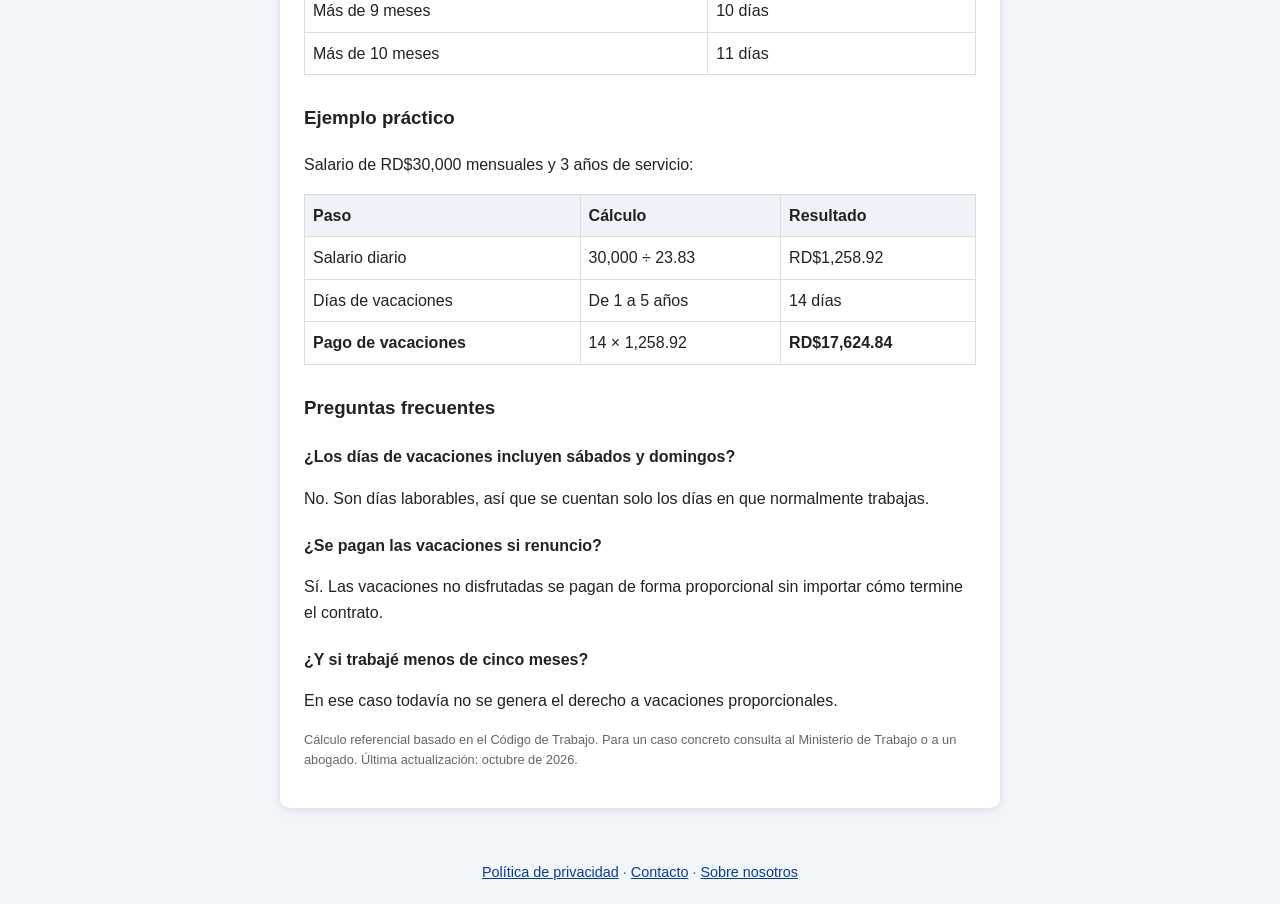
<file: vacaciones.html>
<!DOCTYPE html>
<html lang="es">
<head>
  <meta charset="UTF-8">
  <meta name="viewport" content="width=device-width, initial-scale=1.0">
  <title>Calculadora de Vacaciones República Dominicana 2026</title>
  <link rel="stylesheet" href="estilos.css">
</head>
<body>
  <header>
    <h1>Calculadora de Vacaciones</h1>
    <p>República Dominicana · Código de Trabajo</p>
  </header>

  <nav class="menu">
    <a href="index.html">Prestaciones laborales</a>
    <a href="salario-neto.html">Salario neto</a>
    <a href="regalia-pascual.html">Regalía pascual</a>
    <a href="horas-extras.html">Horas extras</a>
    <a href="vacaciones.html">Vacaciones</a>
  </nav>

  <main>
    <section class="calculadora">
      <label for="salario">Salario mensual (RD$)</label>
      <input type="number" id="salario" placeholder="Ejemplo: 30000">

      <label for="tipo">¿Qué quieres calcular?</label>
      <select id="tipo">
        <option value="anual">Vacaciones anuales (año de servicio cumplido)</option>
        <option value="proporcional">Vacaciones proporcionales (salida de la empresa)</option>
      </select>

      <label for="anos">Años completos trabajados</label>
      <input type="number" id="anos" placeholder="Ejemplo: 3" min="0">

      <label for="meses">Meses adicionales (0 a 11, solo para proporcionales)</label>
      <input type="number" id="meses" placeholder="Ejemplo: 4" min="0" max="11">

      <button onclick="calcularVacaciones()">Calcular</button>

      <div id="resultado"></div>
    </section>
  </main>

  <article class="guia">
    <h2>¿Cuántos días de vacaciones me corresponden en República Dominicana?</h2>
    <p>Todo trabajador tiene derecho a vacaciones pagadas después de cumplir un año de servicio continuo. La cantidad de días depende de tu antigüedad, según los artículos 177 al 180 del Código de Trabajo.</p>

    <h3>Días de vacaciones por antigüedad</h3>
    <table>
      <tr><th>Antigüedad</th><th>Días laborables de vacaciones</th></tr>
      <tr><td>De 1 año a menos de 5 años</td><td>14 días</td></tr>
      <tr><td>5 años o más</td><td>18 días</td></tr>
    </table>

    <h3>Cómo se calcula el pago</h3>
    <p><strong>Pago de vacaciones = días de vacaciones × (salario mensual ÷ 23.83)</strong></p>
    <p>El 23.83 es el promedio legal de días laborables al mes.</p>

    <h3>Vacaciones proporcionales</h3>
    <p>Si el contrato termina antes de cumplir el primer año, o si te quedan vacaciones sin disfrutar al irte, se pagan de forma proporcional al tiempo trabajado. Esto se paga en cualquier tipo de salida, incluida la renuncia.</p>
    <table>
      <tr><th>Tiempo trabajado (primer año)</th><th>Días de vacaciones</th></tr>
      <tr><td>Más de 5 meses</td><td>6 días</td></tr>
      <tr><td>Más de 6 meses</td><td>7 días</td></tr>
      <tr><td>Más de 7 meses</td><td>8 días</td></tr>
      <tr><td>Más de 8 meses</td><td>9 días</td></tr>
      <tr><td>Más de 9 meses</td><td>10 días</td></tr>
      <tr><td>Más de 10 meses</td><td>11 días</td></tr>
    </table>

    <h3>Ejemplo práctico</h3>
    <p>Salario de RD$30,000 mensuales y 3 años de servicio:</p>
    <table>
      <tr><th>Paso</th><th>Cálculo</th><th>Resultado</th></tr>
      <tr><td>Salario diario</td><td>30,000 ÷ 23.83</td><td>RD$1,258.92</td></tr>
      <tr><td>Días de vacaciones</td><td>De 1 a 5 años</td><td>14 días</td></tr>
      <tr><td><strong>Pago de vacaciones</strong></td><td>14 × 1,258.92</td><td><strong>RD$17,624.84</strong></td></tr>
    </table>

    <h3>Preguntas frecuentes</h3>
    <h4>¿Los días de vacaciones incluyen sábados y domingos?</h4>
    <p>No. Son días laborables, así que se cuentan solo los días en que normalmente trabajas.</p>
    <h4>¿Se pagan las vacaciones si renuncio?</h4>
    <p>Sí. Las vacaciones no disfrutadas se pagan de forma proporcional sin importar cómo termine el contrato.</p>
    <h4>¿Y si trabajé menos de cinco meses?</h4>
    <p>En ese caso todavía no se genera el derecho a vacaciones proporcionales.</p>
    <p class="aviso">Cálculo referencial basado en el Código de Trabajo. Para un caso concreto consulta al Ministerio de Trabajo o a un abogado. Última actualización: octubre de 2026.</p>
  </article>

  <footer class="pie">
    <a href="privacidad.html">Política de privacidad</a> ·
    <a href="contacto.html">Contacto</a> ·
    <a href="sobre-nosotros.html">Sobre nosotros</a>
  </footer>

  <script src="vacaciones.js"></script>
</body>
</html>
</file>
<file: estilos.css>
* { box-sizing: border-box; }

body {
  font-family: Arial, sans-serif;
  background: #f2f5f9;
  margin: 0;
  color: #222;
}

header {
  background: #0b3d91;
  color: white;
  text-align: center;
  padding: 24px 16px;
}

header h1 { margin: 0 0 6px; font-size: 1.6rem; }
header p { margin: 0; opacity: 0.85; }

main { max-width: 480px; margin: 24px auto; padding: 0 16px; }

.calculadora {
  background: white;
  padding: 24px;
  border-radius: 10px;
  box-shadow: 0 2px 8px rgba(0, 0, 0, 0.1);
}

label { display: block; margin: 14px 0 6px; font-weight: bold; }

input {
  width: 100%;
  padding: 10px;
  font-size: 1rem;
  border: 1px solid #ccc;
  border-radius: 6px;
}

button {
  width: 100%;
  margin-top: 20px;
  padding: 12px;
  font-size: 1rem;
  background: #0b3d91;
  color: white;
  border: none;
  border-radius: 6px;
  cursor: pointer;
}

button:hover { background: #082c69; }

#resultado { margin-top: 20px; }

.fila {
  display: flex;
  justify-content: space-between;
  padding: 8px 0;
  border-bottom: 1px solid #eee;
}

.total {
  font-weight: bold;
  font-size: 1.1rem;
  border-bottom: none;
  color: #0b3d91;
}

.aviso { font-size: 0.8rem; color: #666; margin-top: 12px; }
select {
  width: 100%;
  padding: 10px;
  font-size: 1rem;
  border: 1px solid #ccc;
  border-radius: 6px;
  background: white;
}
.guia {
  max-width: 720px;
  margin: 32px auto;
  padding: 24px;
  background: white;
  border-radius: 10px;
  box-shadow: 0 2px 8px rgba(0, 0, 0, 0.1);
  line-height: 1.6;
}

.guia h2 { color: #0b3d91; margin-top: 0; }
.guia h3 { margin-top: 28px; }
.guia h4 { margin-bottom: 4px; }

.guia table {
  width: 100%;
  border-collapse: collapse;
  margin: 12px 0;
}

.guia th, .guia td {
  border: 1px solid #ddd;
  padding: 8px;
  text-align: left;
}

.guia th { background: #eef2f9; }
.pie {
  text-align: center;
  padding: 24px 16px;
  font-size: 0.9rem;
  color: #555;
}

.pie a, .volver { color: #0b3d91; }
header .volver { color: white; }
.menu {
  display: flex;
  justify-content: center;
  gap: 24px;
  padding: 12px;
  background: #082c69;
}

.menu a { color: white; text-decoration: none; font-weight: bold; }
.menu a:hover { text-decoration: underline; }
</file>
